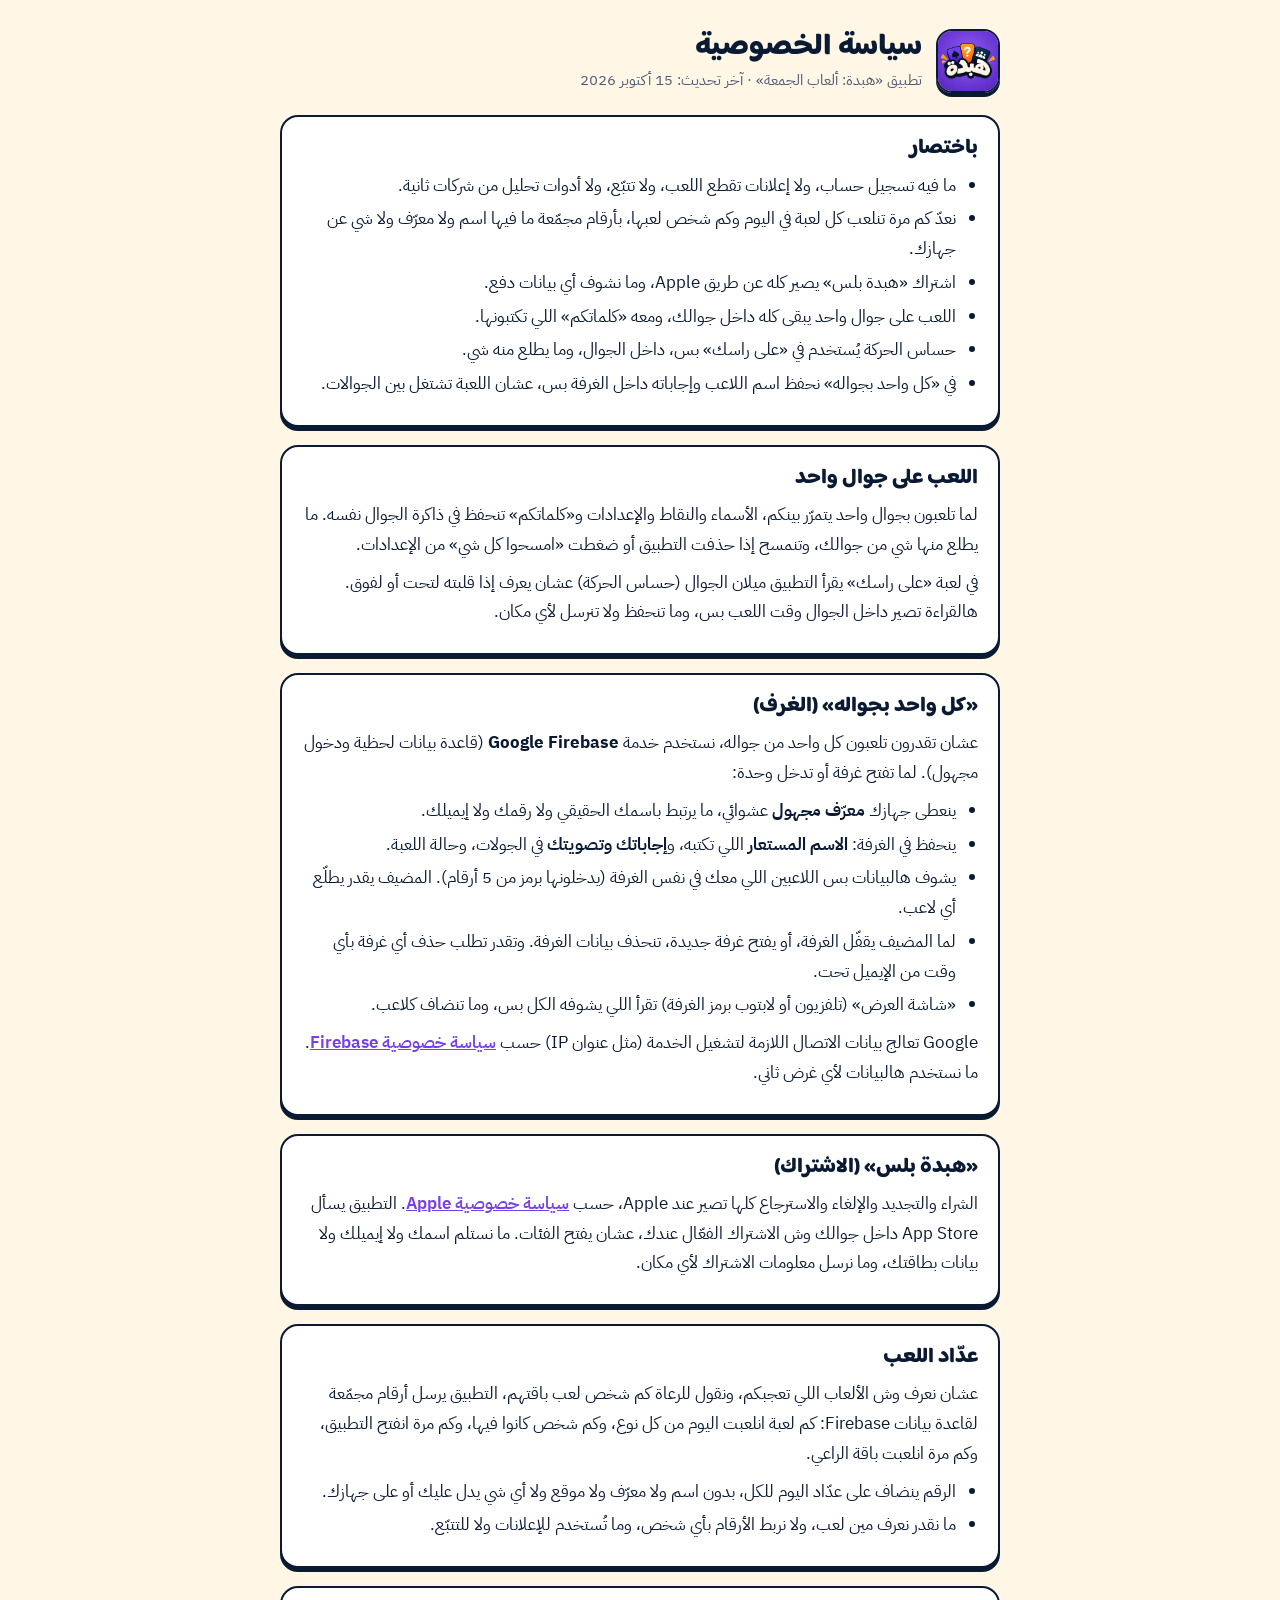
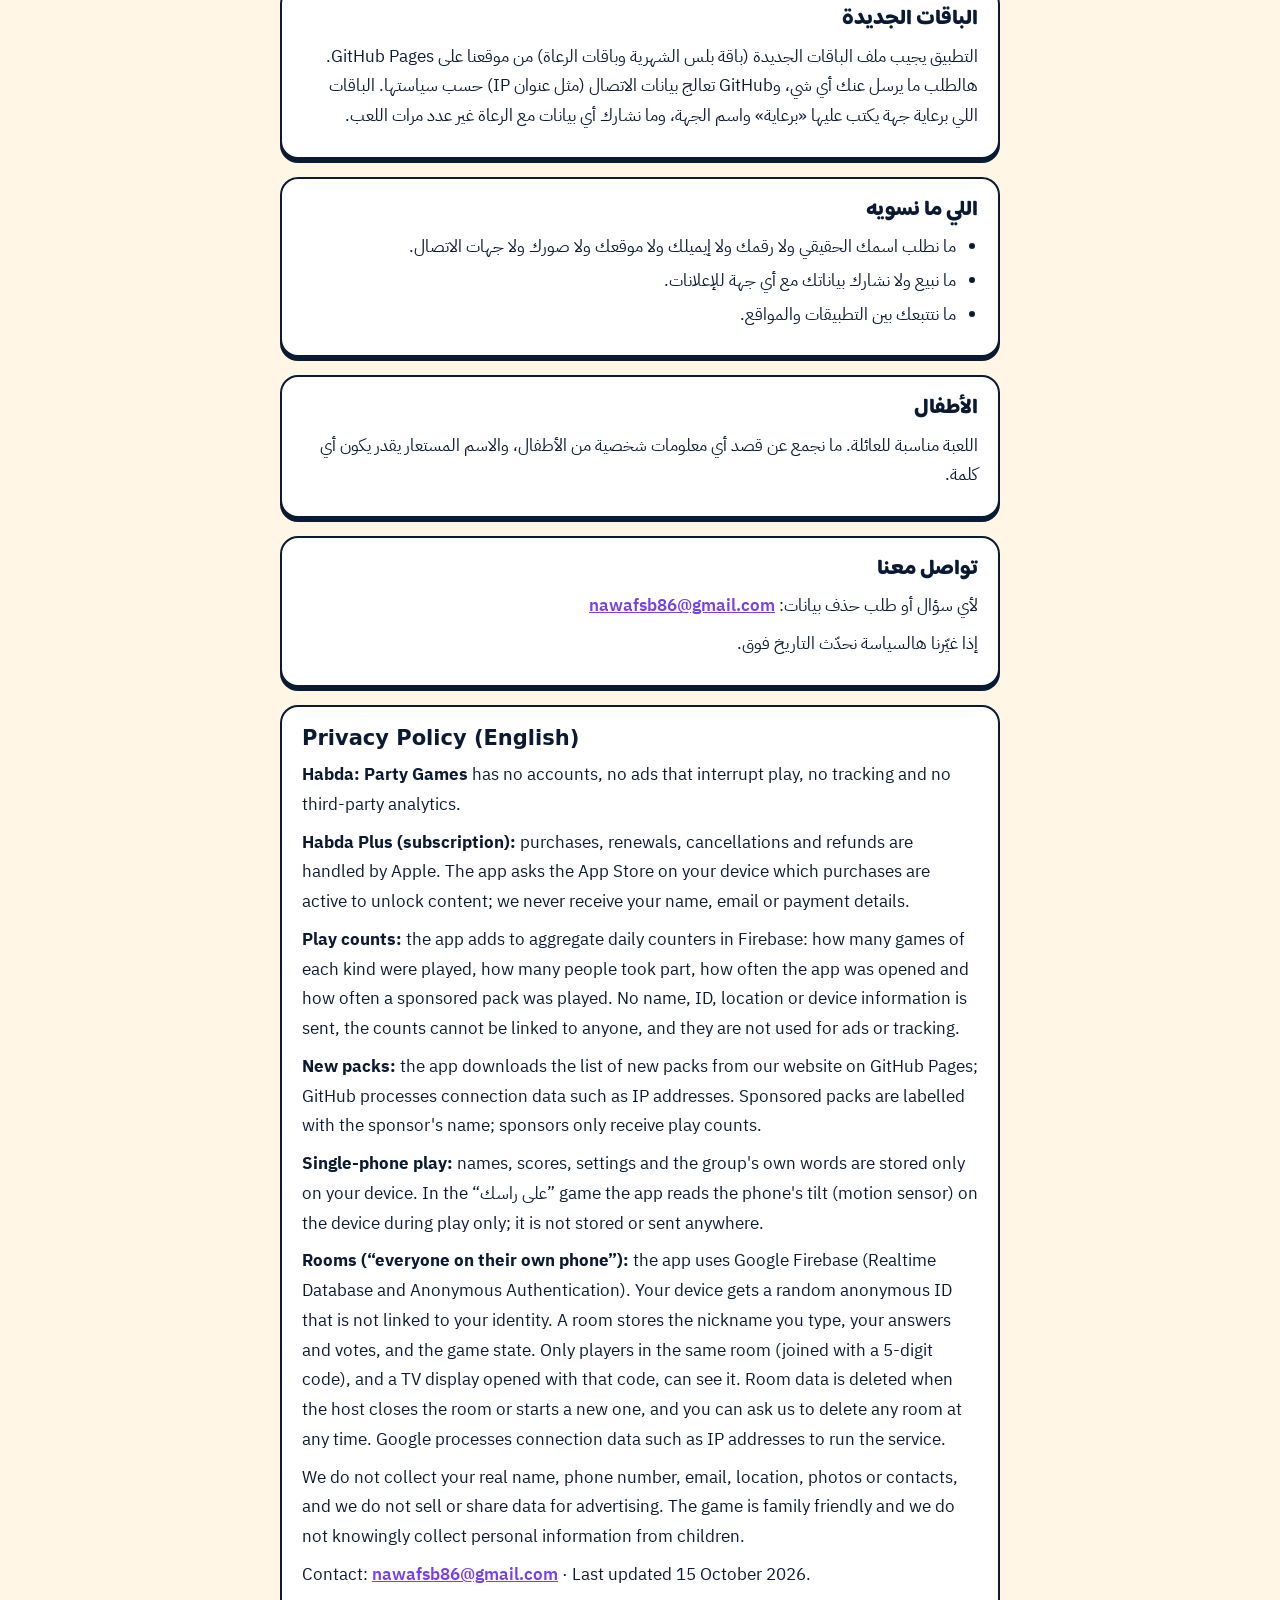
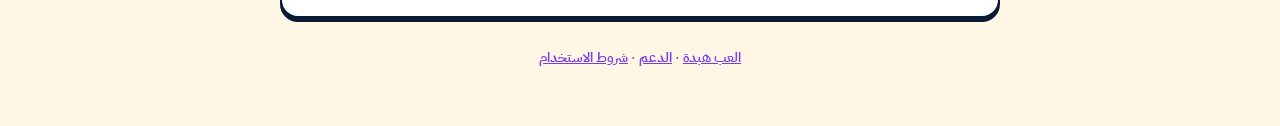
<file: privacy.html>
<!doctype html>
<html lang="ar" dir="rtl">
<head>
<meta charset="utf-8">
<meta name="viewport" content="width=device-width,initial-scale=1,viewport-fit=cover">
<title>سياسة الخصوصية · هبدة</title>
<meta name="description" content="سياسة الخصوصية لتطبيق هبدة: ألعاب الجمعة.">
<meta name="theme-color" content="#FFF6E6">
<link rel="icon" href="icon-192.png">
<link rel="stylesheet" href="fonts/fonts.css">
<style>
:root{--bg:#FFF6E6;--ink:#0B1A33;--ink-soft:#4E5A75;--orange:#FE9D1F;--purple:#763EEC;--surface:#fff;--line:2.5px solid var(--ink)}
*{box-sizing:border-box}
body{margin:0;background:var(--bg);color:var(--ink);font:17px/1.75 "IBM Plex Sans Arabic",system-ui,sans-serif;-webkit-font-smoothing:antialiased;padding:env(safe-area-inset-top) 16px env(safe-area-inset-bottom)}
main{max-width:720px;margin:0 auto;padding:28px 0 56px}
header{display:flex;align-items:center;gap:14px;margin-bottom:22px}
header img{width:64px;height:64px;border-radius:16px;border:var(--line);box-shadow:0 4px 0 var(--ink)}
h1,h2{font-family:"Baloo Bhaijaan 2","IBM Plex Sans Arabic",system-ui,sans-serif;line-height:1.3;margin:0}
h1{font-size:30px;font-weight:800}
.sub{color:var(--ink-soft);font-size:15px}
section{background:var(--surface);border:var(--line);border-radius:18px;box-shadow:0 4px 0 var(--ink);padding:18px 20px;margin:18px 0}
h2{font-size:21px;font-weight:800;margin-bottom:6px}
p{margin:8px 0}
ul{margin:8px 0;padding-inline-start:22px}
li{margin:4px 0}
a{color:var(--purple);font-weight:600}
.tag{display:inline-block;background:var(--orange);color:var(--ink);border:2px solid var(--ink);border-radius:999px;padding:0 10px;font-size:13px;font-weight:700}
.en{direction:ltr;text-align:left}
.en h2{font-family:system-ui,sans-serif}
footer{color:var(--ink-soft);font-size:14px;text-align:center;margin-top:28px}
</style>
<link rel="canonical" href="https://habda.pages.dev/privacy.html"></head>
<body>
<main>
  <header>
    <img src="icon-192.png" alt="">
    <div>
      <h1>سياسة الخصوصية</h1>
      <div class="sub">تطبيق «هبدة: ألعاب الجمعة» · آخر تحديث: 15 أكتوبر 2026</div>
    </div>
  </header>

  <section>
    <h2>باختصار</h2>
    <ul>
      <li>ما فيه تسجيل حساب، ولا إعلانات تقطع اللعب، ولا تتبّع، ولا أدوات تحليل من شركات ثانية.</li>
      <li>نعدّ كم مرة تنلعب كل لعبة في اليوم وكم شخص لعبها، بأرقام مجمّعة ما فيها اسم ولا معرّف ولا شي عن جهازك.</li>
      <li>اشتراك «هبدة بلس» يصير كله عن طريق Apple، وما نشوف أي بيانات دفع.</li>
      <li>اللعب على جوال واحد يبقى كله داخل جوالك، ومعه «كلماتكم» اللي تكتبونها.</li>
      <li>حساس الحركة يُستخدم في «على راسك» بس، داخل الجوال، وما يطلع منه شي.</li>
      <li>في «كل واحد بجواله» نحفظ اسم اللاعب وإجاباته داخل الغرفة بس، عشان اللعبة تشتغل بين الجوالات.</li>
    </ul>
  </section>

  <section>
    <h2>اللعب على جوال واحد</h2>
    <p>لما تلعبون بجوال واحد يتمرّر بينكم، الأسماء والنقاط والإعدادات و«كلماتكم» تنحفظ في ذاكرة الجوال نفسه. ما يطلع منها شي من جوالك، وتنمسح إذا حذفت التطبيق أو ضغطت «امسحوا كل شي» من الإعدادات.</p>
    <p>في لعبة «على راسك» يقرأ التطبيق ميلان الجوال (حساس الحركة) عشان يعرف إذا قلبته لتحت أو لفوق. هالقراءة تصير داخل الجوال وقت اللعب بس، وما تنحفظ ولا تنرسل لأي مكان.</p>
  </section>

  <section>
    <h2>«كل واحد بجواله» (الغرف)</h2>
    <p>عشان تقدرون تلعبون كل واحد من جواله، نستخدم خدمة <b>Google Firebase</b> (قاعدة بيانات لحظية ودخول مجهول). لما تفتح غرفة أو تدخل وحدة:</p>
    <ul>
      <li>ينعطى جهازك <b>معرّف مجهول</b> عشوائي، ما يرتبط باسمك الحقيقي ولا رقمك ولا إيميلك.</li>
      <li>ينحفظ في الغرفة: <b>الاسم المستعار</b> اللي تكتبه، و<b>إجاباتك وتصويتك</b> في الجولات، وحالة اللعبة.</li>
      <li>يشوف هالبيانات بس اللاعبين اللي معك في نفس الغرفة (يدخلونها برمز من 5 أرقام). المضيف يقدر يطلّع أي لاعب.</li>
      <li>لما المضيف يقفّل الغرفة، أو يفتح غرفة جديدة، تنحذف بيانات الغرفة. وتقدر تطلب حذف أي غرفة بأي وقت من الإيميل تحت.</li>
      <li>«شاشة العرض» (تلفزيون أو لابتوب برمز الغرفة) تقرأ اللي يشوفه الكل بس، وما تنضاف كلاعب.</li>
    </ul>
    <p>Google تعالج بيانات الاتصال اللازمة لتشغيل الخدمة (مثل عنوان IP) حسب <a href="https://firebase.google.com/support/privacy" rel="noopener">سياسة خصوصية Firebase</a>. ما نستخدم هالبيانات لأي غرض ثاني.</p>
  </section>

  <section>
    <h2>«هبدة بلس» (الاشتراك)</h2>
    <p>الشراء والتجديد والإلغاء والاسترجاع كلها تصير عند Apple، حسب <a href="https://www.apple.com/legal/privacy/" rel="noopener">سياسة خصوصية Apple</a>. التطبيق يسأل App Store داخل جوالك وش الاشتراك الفعّال عندك، عشان يفتح الفئات. ما نستلم اسمك ولا إيميلك ولا بيانات بطاقتك، وما نرسل معلومات الاشتراك لأي مكان.</p>
  </section>

  <section>
    <h2>عدّاد اللعب</h2>
    <p>عشان نعرف وش الألعاب اللي تعجبكم، ونقول للرعاة كم شخص لعب باقتهم، التطبيق يرسل أرقام مجمّعة لقاعدة بيانات Firebase: كم لعبة انلعبت اليوم من كل نوع، وكم شخص كانوا فيها، وكم مرة انفتح التطبيق، وكم مرة انلعبت باقة الراعي.</p>
    <ul>
      <li>الرقم ينضاف على عدّاد اليوم للكل، بدون اسم ولا معرّف ولا موقع ولا أي شي يدل عليك أو على جهازك.</li>
      <li>ما نقدر نعرف مين لعب، ولا نربط الأرقام بأي شخص، وما تُستخدم للإعلانات ولا للتتبّع.</li>
    </ul>
  </section>

  <section>
    <h2>الباقات الجديدة</h2>
    <p>التطبيق يجيب ملف الباقات الجديدة (باقة بلس الشهرية وباقات الرعاة) من موقعنا على GitHub Pages. هالطلب ما يرسل عنك أي شي، وGitHub تعالج بيانات الاتصال (مثل عنوان IP) حسب سياستها. الباقات اللي برعاية جهة يكتب عليها «برعاية» واسم الجهة، وما نشارك أي بيانات مع الرعاة غير عدد مرات اللعب.</p>
  </section>

  <section>
    <h2>اللي ما نسويه</h2>
    <ul>
      <li>ما نطلب اسمك الحقيقي ولا رقمك ولا إيميلك ولا موقعك ولا صورك ولا جهات الاتصال.</li>
      <li>ما نبيع ولا نشارك بياناتك مع أي جهة للإعلانات.</li>
      <li>ما نتتبعك بين التطبيقات والمواقع.</li>
    </ul>
  </section>

  <section>
    <h2>الأطفال</h2>
    <p>اللعبة مناسبة للعائلة. ما نجمع عن قصد أي معلومات شخصية من الأطفال، والاسم المستعار يقدر يكون أي كلمة.</p>
  </section>

  <section>
    <h2>تواصل معنا</h2>
    <p>لأي سؤال أو طلب حذف بيانات: <a href="mailto:nawafsb86@gmail.com">nawafsb86@gmail.com</a></p>
    <p>إذا غيّرنا هالسياسة نحدّث التاريخ فوق.</p>
  </section>

  <section class="en" lang="en">
    <h2>Privacy Policy (English)</h2>
    <p><b>Habda: Party Games</b> has no accounts, no ads that interrupt play, no tracking and no third-party analytics.</p>
    <p><b>Habda Plus (subscription):</b> purchases, renewals, cancellations and refunds are handled by Apple. The app asks the App Store on your device which purchases are active to unlock content; we never receive your name, email or payment details.</p>
    <p><b>Play counts:</b> the app adds to aggregate daily counters in Firebase: how many games of each kind were played, how many people took part, how often the app was opened and how often a sponsored pack was played. No name, ID, location or device information is sent, the counts cannot be linked to anyone, and they are not used for ads or tracking.</p>
    <p><b>New packs:</b> the app downloads the list of new packs from our website on GitHub Pages; GitHub processes connection data such as IP addresses. Sponsored packs are labelled with the sponsor's name; sponsors only receive play counts.</p>
    <p><b>Single-phone play:</b> names, scores, settings and the group's own words are stored only on your device. In the “على راسك” game the app reads the phone's tilt (motion sensor) on the device during play only; it is not stored or sent anywhere.</p>
    <p><b>Rooms (“everyone on their own phone”):</b> the app uses Google Firebase (Realtime Database and Anonymous Authentication). Your device gets a random anonymous ID that is not linked to your identity. A room stores the nickname you type, your answers and votes, and the game state. Only players in the same room (joined with a 5-digit code), and a TV display opened with that code, can see it. Room data is deleted when the host closes the room or starts a new one, and you can ask us to delete any room at any time. Google processes connection data such as IP addresses to run the service.</p>
    <p>We do not collect your real name, phone number, email, location, photos or contacts, and we do not sell or share data for advertising. The game is family friendly and we do not knowingly collect personal information from children.</p>
    <p>Contact: <a href="mailto:nawafsb86@gmail.com">nawafsb86@gmail.com</a> · Last updated 15 October 2026.</p>
  </section>

  <footer><a href="./">العب هبدة</a> · <a href="support.html">الدعم</a> · <a href="terms.html">شروط الاستخدام</a></footer>
</main>
</body>
</html>
</file>
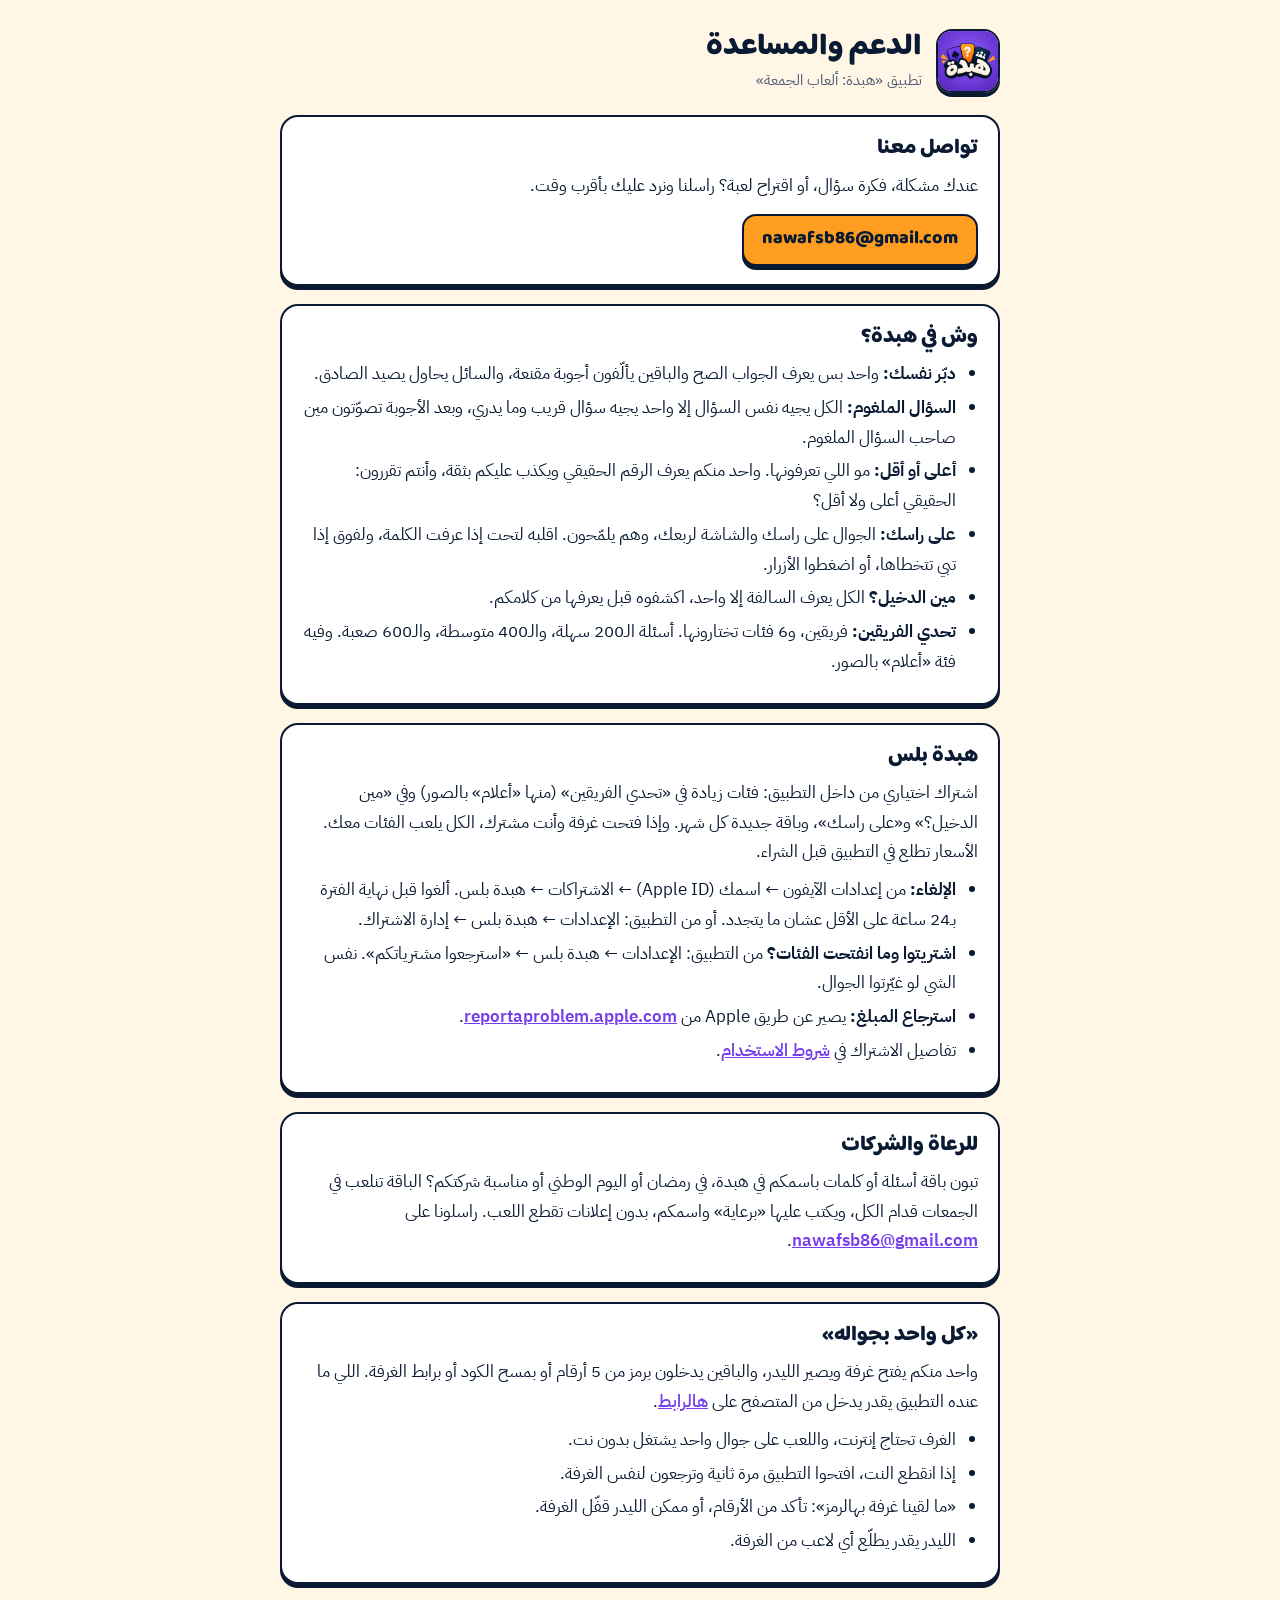
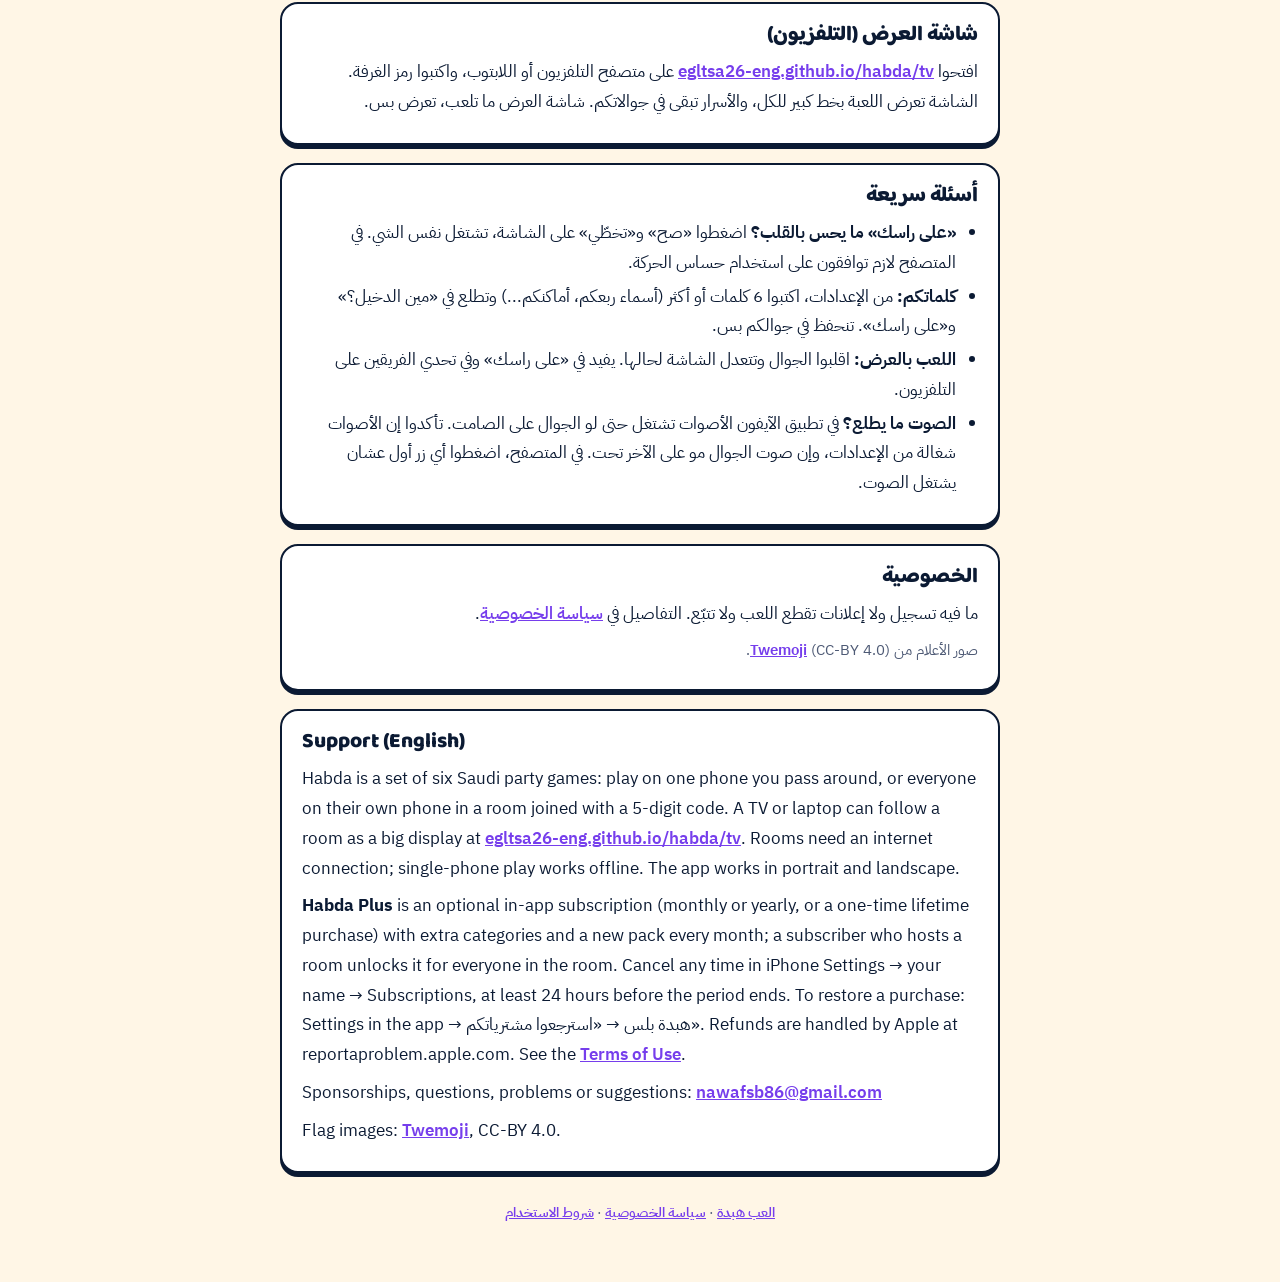
<file: support.html>
<!doctype html>
<html lang="ar" dir="rtl">
<head>
<meta charset="utf-8">
<meta name="viewport" content="width=device-width,initial-scale=1,viewport-fit=cover">
<title>الدعم · هبدة</title>
<meta name="description" content="مساعدة ودعم تطبيق هبدة: ألعاب الجمعة.">
<meta name="theme-color" content="#FFF6E6">
<link rel="icon" href="icon-192.png">
<link rel="stylesheet" href="fonts/fonts.css">
<style>
:root{--bg:#FFF6E6;--ink:#0B1A33;--ink-soft:#4E5A75;--orange:#FE9D1F;--purple:#763EEC;--surface:#fff;--line:2.5px solid var(--ink)}
*{box-sizing:border-box}
body{margin:0;background:var(--bg);color:var(--ink);font:17px/1.75 "IBM Plex Sans Arabic",system-ui,sans-serif;-webkit-font-smoothing:antialiased;padding:env(safe-area-inset-top) 16px env(safe-area-inset-bottom)}
main{max-width:720px;margin:0 auto;padding:28px 0 56px}
header{display:flex;align-items:center;gap:14px;margin-bottom:22px}
header img{width:64px;height:64px;border-radius:16px;border:var(--line);box-shadow:0 4px 0 var(--ink)}
h1,h2{font-family:"Baloo Bhaijaan 2","IBM Plex Sans Arabic",system-ui,sans-serif;line-height:1.3;margin:0}
h1{font-size:30px;font-weight:800}
.sub{color:var(--ink-soft);font-size:15px}
section{background:var(--surface);border:var(--line);border-radius:18px;box-shadow:0 4px 0 var(--ink);padding:18px 20px;margin:18px 0}
h2{font-size:21px;font-weight:800;margin-bottom:6px}
p{margin:8px 0}
ul{margin:8px 0;padding-inline-start:22px}
li{margin:4px 0}
a{color:var(--purple);font-weight:600}
.mail{display:inline-block;margin-top:6px;background:var(--orange);color:var(--ink);border:var(--line);border-radius:14px;box-shadow:0 4px 0 var(--ink);padding:8px 18px;font-family:"Baloo Bhaijaan 2","IBM Plex Sans Arabic",system-ui,sans-serif;font-weight:800;font-size:18px;text-decoration:none}
.en{direction:ltr;text-align:left}
footer{color:var(--ink-soft);font-size:14px;text-align:center;margin-top:28px}
</style>
<link rel="canonical" href="https://habda.pages.dev/support.html"></head>
<body>
<main>
  <header>
    <img src="icon-192.png" alt="">
    <div>
      <h1>الدعم والمساعدة</h1>
      <div class="sub">تطبيق «هبدة: ألعاب الجمعة»</div>
    </div>
  </header>

  <section>
    <h2>تواصل معنا</h2>
    <p>عندك مشكلة، فكرة سؤال، أو اقتراح لعبة؟ راسلنا ونرد عليك بأقرب وقت.</p>
    <a class="mail" href="mailto:nawafsb86@gmail.com?subject=%D9%87%D8%A8%D8%AF%D8%A9">nawafsb86@gmail.com</a>
  </section>

  <section>
    <h2>وش في هبدة؟</h2>
    <ul>
      <li><b>دبّر نفسك:</b> واحد بس يعرف الجواب الصح والباقين يألّفون أجوبة مقنعة، والسائل يحاول يصيد الصادق.</li>
      <li><b>السؤال الملغوم:</b> الكل يجيه نفس السؤال إلا واحد يجيه سؤال قريب وما يدري، وبعد الأجوبة تصوّتون مين صاحب السؤال الملغوم.</li>
      <li><b>أعلى أو أقل:</b> مو اللي تعرفونها. واحد منكم يعرف الرقم الحقيقي ويكذب عليكم بثقة، وأنتم تقررون: الحقيقي أعلى ولا أقل؟</li>
      <li><b>على راسك:</b> الجوال على راسك والشاشة لربعك، وهم يلمّحون. اقلبه لتحت إذا عرفت الكلمة، ولفوق إذا تبي تتخطاها، أو اضغطوا الأزرار.</li>
      <li><b>مين الدخيل؟</b> الكل يعرف السالفة إلا واحد، اكشفوه قبل يعرفها من كلامكم.</li>
      <li><b>تحدي الفريقين:</b> فريقين، و6 فئات تختارونها. أسئلة الـ200 سهلة، والـ400 متوسطة، والـ600 صعبة. وفيه فئة «أعلام» بالصور.</li>
    </ul>
  </section>

  <section>
    <h2>هبدة بلس</h2>
    <p>اشتراك اختياري من داخل التطبيق: فئات زيادة في «تحدي الفريقين» (منها «أعلام» بالصور) وفي «مين الدخيل؟» و«على راسك»، وباقة جديدة كل شهر. وإذا فتحت غرفة وأنت مشترك، الكل يلعب الفئات معك. الأسعار تطلع في التطبيق قبل الشراء.</p>
    <ul>
      <li><b>الإلغاء:</b> من إعدادات الآيفون ← اسمك (Apple ID) ← الاشتراكات ← هبدة بلس. ألغوا قبل نهاية الفترة بـ24 ساعة على الأقل عشان ما يتجدد. أو من التطبيق: الإعدادات ← هبدة بلس ← إدارة الاشتراك.</li>
      <li><b>اشتريتوا وما انفتحت الفئات؟</b> من التطبيق: الإعدادات ← هبدة بلس ← «استرجعوا مشترياتكم». نفس الشي لو غيّرتوا الجوال.</li>
      <li><b>استرجاع المبلغ:</b> يصير عن طريق Apple من <a href="https://reportaproblem.apple.com" rel="noopener">reportaproblem.apple.com</a>.</li>
      <li>تفاصيل الاشتراك في <a href="terms.html">شروط الاستخدام</a>.</li>
    </ul>
  </section>

  <section>
    <h2>للرعاة والشركات</h2>
    <p>تبون باقة أسئلة أو كلمات باسمكم في هبدة، في رمضان أو اليوم الوطني أو مناسبة شركتكم؟ الباقة تنلعب في الجمعات قدام الكل، ويكتب عليها «برعاية» واسمكم، بدون إعلانات تقطع اللعب. راسلونا على <a href="mailto:nawafsb86@gmail.com?subject=%D8%B1%D8%B9%D8%A7%D9%8A%D8%A9%20%D9%87%D8%A8%D8%AF%D8%A9">nawafsb86@gmail.com</a>.</p>
  </section>

  <section>
    <h2>«كل واحد بجواله»</h2>
    <p>واحد منكم يفتح غرفة ويصير الليدر، والباقين يدخلون برمز من 5 أرقام أو بمسح الكود أو برابط الغرفة. اللي ما عنده التطبيق يقدر يدخل من المتصفح على <a href="./">هالرابط</a>.</p>
    <ul>
      <li>الغرف تحتاج إنترنت، واللعب على جوال واحد يشتغل بدون نت.</li>
      <li>إذا انقطع النت، افتحوا التطبيق مرة ثانية وترجعون لنفس الغرفة.</li>
      <li>«ما لقينا غرفة بهالرمز»: تأكد من الأرقام، أو ممكن الليدر قفّل الغرفة.</li>
      <li>الليدر يقدر يطلّع أي لاعب من الغرفة.</li>
    </ul>
  </section>

  <section>
    <h2>شاشة العرض (التلفزيون)</h2>
    <p>افتحوا <a href="tv/">egltsa26-eng.github.io/habda/tv</a> على متصفح التلفزيون أو اللابتوب، واكتبوا رمز الغرفة. الشاشة تعرض اللعبة بخط كبير للكل، والأسرار تبقى في جوالاتكم. شاشة العرض ما تلعب، تعرض بس.</p>
  </section>

  <section>
    <h2>أسئلة سريعة</h2>
    <ul>
      <li><b>«على راسك» ما يحس بالقلب؟</b> اضغطوا «صح» و«تخطّي» على الشاشة، تشتغل نفس الشي. في المتصفح لازم توافقون على استخدام حساس الحركة.</li>
      <li><b>كلماتكم:</b> من الإعدادات، اكتبوا 6 كلمات أو أكثر (أسماء ربعكم، أماكنكم...) وتطلع في «مين الدخيل؟» و«على راسك». تنحفظ في جوالكم بس.</li>
      <li><b>اللعب بالعرض:</b> اقلبوا الجوال وتتعدل الشاشة لحالها. يفيد في «على راسك» وفي تحدي الفريقين على التلفزيون.</li>
      <li><b>الصوت ما يطلع؟</b> في تطبيق الآيفون الأصوات تشتغل حتى لو الجوال على الصامت. تأكدوا إن الأصوات شغالة من الإعدادات، وإن صوت الجوال مو على الآخر تحت. في المتصفح، اضغطوا أي زر أول عشان يشتغل الصوت.</li>
    </ul>
  </section>

  <section>
    <h2>الخصوصية</h2>
    <p>ما فيه تسجيل ولا إعلانات تقطع اللعب ولا تتبّع. التفاصيل في <a href="privacy.html">سياسة الخصوصية</a>.</p>
    <p class="sub">صور الأعلام من <a href="https://github.com/jdecked/twemoji" rel="noopener">Twemoji</a> (CC-BY 4.0).</p>
  </section>

  <section class="en" lang="en">
    <h2>Support (English)</h2>
    <p>Habda is a set of six Saudi party games: play on one phone you pass around, or everyone on their own phone in a room joined with a 5-digit code. A TV or laptop can follow a room as a big display at <a href="tv/">egltsa26-eng.github.io/habda/tv</a>. Rooms need an internet connection; single-phone play works offline. The app works in portrait and landscape.</p>
    <p><b>Habda Plus</b> is an optional in-app subscription (monthly or yearly, or a one-time lifetime purchase) with extra categories and a new pack every month; a subscriber who hosts a room unlocks it for everyone in the room. Cancel any time in iPhone Settings → your name → Subscriptions, at least 24 hours before the period ends. To restore a purchase: Settings in the app → هبدة بلس → «استرجعوا مشترياتكم». Refunds are handled by Apple at reportaproblem.apple.com. See the <a href="terms.html">Terms of Use</a>.</p>
    <p>Sponsorships, questions, problems or suggestions: <a href="mailto:nawafsb86@gmail.com">nawafsb86@gmail.com</a></p>
    <p>Flag images: <a href="https://github.com/jdecked/twemoji" rel="noopener">Twemoji</a>, CC-BY 4.0.</p>
  </section>

  <footer><a href="./">العب هبدة</a> · <a href="privacy.html">سياسة الخصوصية</a> · <a href="terms.html">شروط الاستخدام</a></footer>
</main>
</body>
</html>
</file>
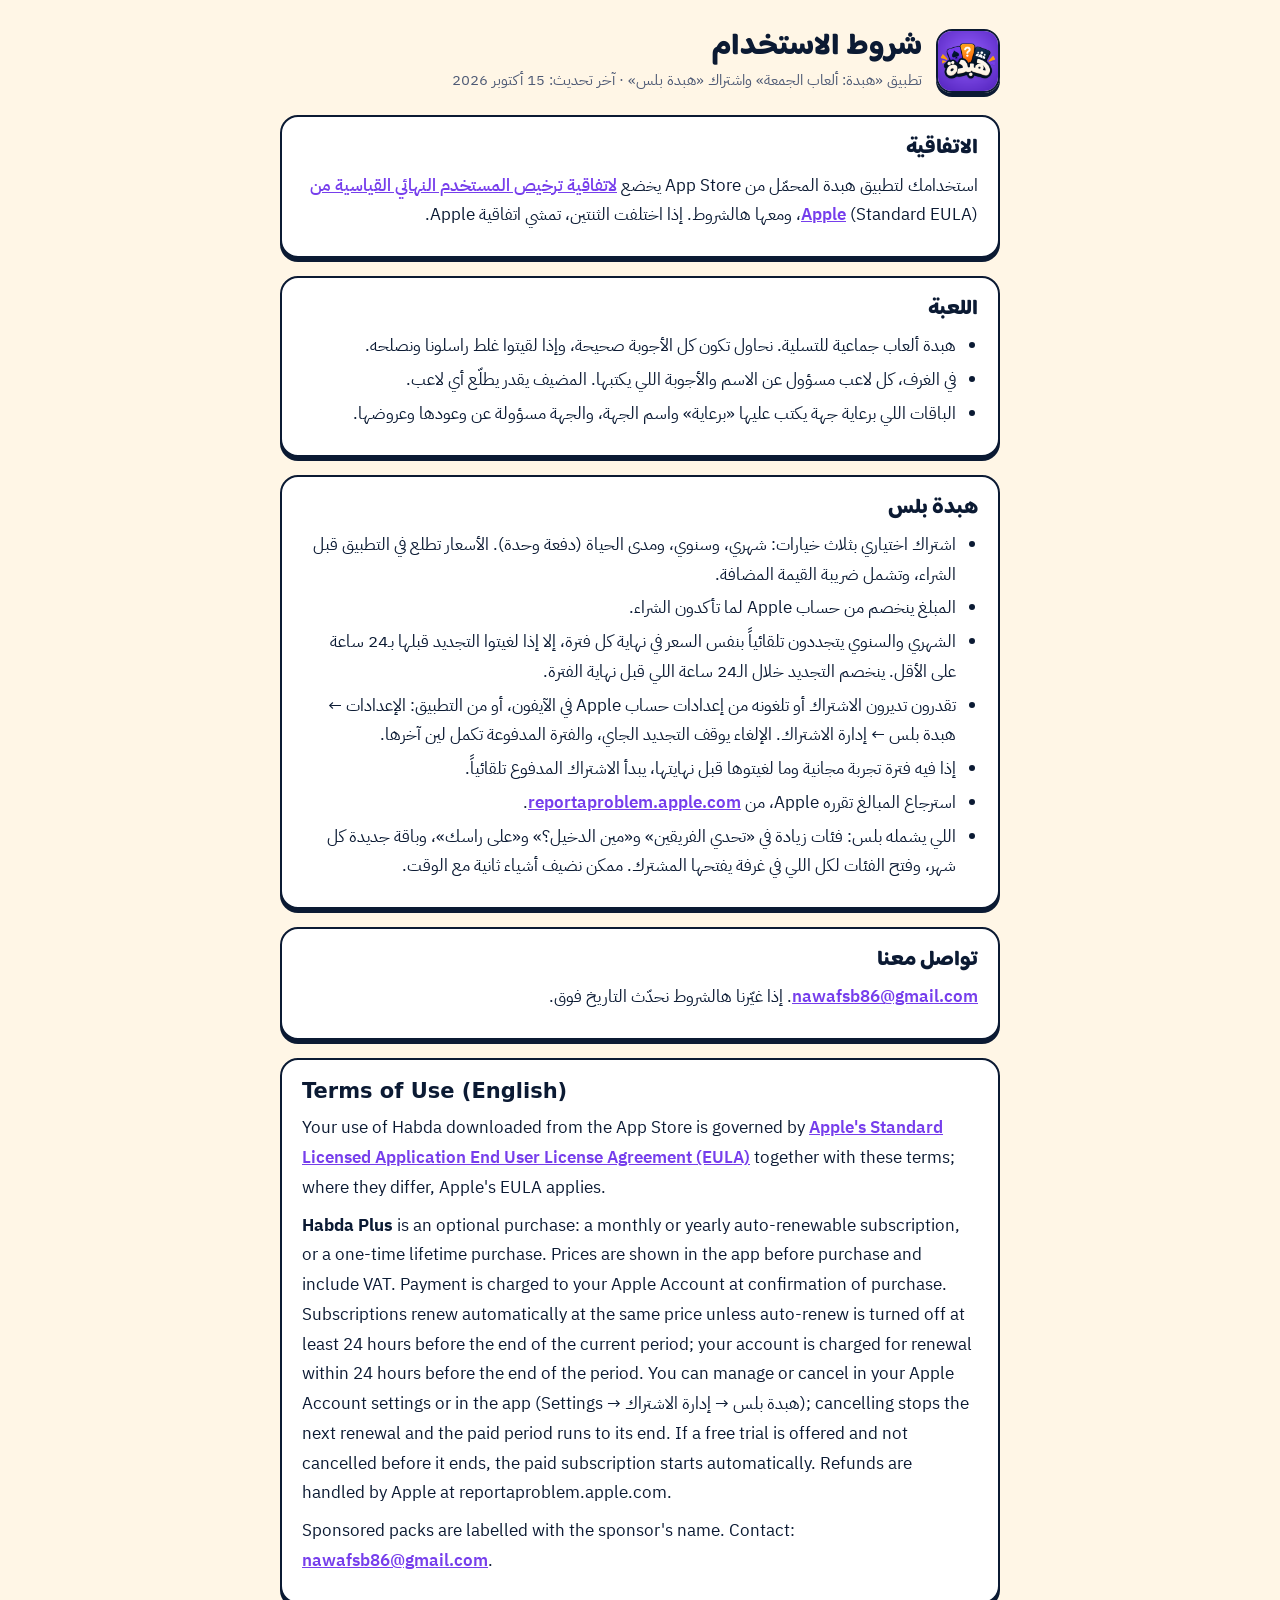
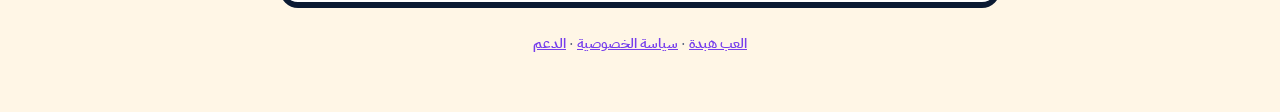
<file: terms.html>
<!doctype html>
<html lang="ar" dir="rtl">
<head>
<meta charset="utf-8">
<meta name="viewport" content="width=device-width,initial-scale=1,viewport-fit=cover">
<title>شروط الاستخدام · هبدة</title>
<meta name="description" content="شروط استخدام تطبيق هبدة: ألعاب الجمعة، واشتراك هبدة بلس.">
<meta name="theme-color" content="#FFF6E6">
<link rel="icon" href="icon-192.png">
<link rel="stylesheet" href="fonts/fonts.css">
<style>
:root{--bg:#FFF6E6;--ink:#0B1A33;--ink-soft:#4E5A75;--orange:#FE9D1F;--purple:#763EEC;--surface:#fff;--line:2.5px solid var(--ink)}
*{box-sizing:border-box}
body{margin:0;background:var(--bg);color:var(--ink);font:17px/1.75 "IBM Plex Sans Arabic",system-ui,sans-serif;-webkit-font-smoothing:antialiased;padding:env(safe-area-inset-top) 16px env(safe-area-inset-bottom)}
main{max-width:720px;margin:0 auto;padding:28px 0 56px}
header{display:flex;align-items:center;gap:14px;margin-bottom:22px}
header img{width:64px;height:64px;border-radius:16px;border:var(--line);box-shadow:0 4px 0 var(--ink)}
h1,h2{font-family:"Baloo Bhaijaan 2","IBM Plex Sans Arabic",system-ui,sans-serif;line-height:1.3;margin:0}
h1{font-size:30px;font-weight:800}
.sub{color:var(--ink-soft);font-size:15px}
section{background:var(--surface);border:var(--line);border-radius:18px;box-shadow:0 4px 0 var(--ink);padding:18px 20px;margin:18px 0}
h2{font-size:21px;font-weight:800;margin-bottom:6px}
p{margin:8px 0}
ul{margin:8px 0;padding-inline-start:22px}
li{margin:4px 0}
a{color:var(--purple);font-weight:600}
.tag{display:inline-block;background:var(--orange);color:var(--ink);border:2px solid var(--ink);border-radius:999px;padding:0 10px;font-size:13px;font-weight:700}
.en{direction:ltr;text-align:left}
.en h2{font-family:system-ui,sans-serif}
footer{color:var(--ink-soft);font-size:14px;text-align:center;margin-top:28px}
</style>
<link rel="canonical" href="https://habda.pages.dev/terms.html"></head>
<body>
<main>
  <header>
    <img src="icon-192.png" alt="">
    <div>
      <h1>شروط الاستخدام</h1>
      <div class="sub">تطبيق «هبدة: ألعاب الجمعة» واشتراك «هبدة بلس» · آخر تحديث: 15 أكتوبر 2026</div>
    </div>
  </header>

  <section>
    <h2>الاتفاقية</h2>
    <p>استخدامك لتطبيق هبدة المحمّل من App Store يخضع <a href="https://www.apple.com/legal/internet-services/itunes/dev/stdeula/" rel="noopener">لاتفاقية ترخيص المستخدم النهائي القياسية من Apple</a> (Standard EULA)، ومعها هالشروط. إذا اختلفت الثنتين، تمشي اتفاقية Apple.</p>
  </section>

  <section>
    <h2>اللعبة</h2>
    <ul>
      <li>هبدة ألعاب جماعية للتسلية. نحاول تكون كل الأجوبة صحيحة، وإذا لقيتوا غلط راسلونا ونصلحه.</li>
      <li>في الغرف، كل لاعب مسؤول عن الاسم والأجوبة اللي يكتبها. المضيف يقدر يطلّع أي لاعب.</li>
      <li>الباقات اللي برعاية جهة يكتب عليها «برعاية» واسم الجهة، والجهة مسؤولة عن وعودها وعروضها.</li>
    </ul>
  </section>

  <section>
    <h2>هبدة بلس</h2>
    <ul>
      <li>اشتراك اختياري بثلاث خيارات: شهري، وسنوي، ومدى الحياة (دفعة وحدة). الأسعار تطلع في التطبيق قبل الشراء، وتشمل ضريبة القيمة المضافة.</li>
      <li>المبلغ ينخصم من حساب Apple لما تأكدون الشراء.</li>
      <li>الشهري والسنوي يتجددون تلقائياً بنفس السعر في نهاية كل فترة، إلا إذا لغيتوا التجديد قبلها بـ24 ساعة على الأقل. ينخصم التجديد خلال الـ24 ساعة اللي قبل نهاية الفترة.</li>
      <li>تقدرون تديرون الاشتراك أو تلغونه من إعدادات حساب Apple في الآيفون، أو من التطبيق: الإعدادات ← هبدة بلس ← إدارة الاشتراك. الإلغاء يوقف التجديد الجاي، والفترة المدفوعة تكمل لين آخرها.</li>
      <li>إذا فيه فترة تجربة مجانية وما لغيتوها قبل نهايتها، يبدأ الاشتراك المدفوع تلقائياً.</li>
      <li>استرجاع المبالغ تقرره Apple، من <a href="https://reportaproblem.apple.com" rel="noopener">reportaproblem.apple.com</a>.</li>
      <li>اللي يشمله بلس: فئات زيادة في «تحدي الفريقين» و«مين الدخيل؟» و«على راسك»، وباقة جديدة كل شهر، وفتح الفئات لكل اللي في غرفة يفتحها المشترك. ممكن نضيف أشياء ثانية مع الوقت.</li>
    </ul>
  </section>

  <section>
    <h2>تواصل معنا</h2>
    <p><a href="mailto:nawafsb86@gmail.com">nawafsb86@gmail.com</a>. إذا غيّرنا هالشروط نحدّث التاريخ فوق.</p>
  </section>

  <section class="en" lang="en">
    <h2>Terms of Use (English)</h2>
    <p>Your use of Habda downloaded from the App Store is governed by <a href="https://www.apple.com/legal/internet-services/itunes/dev/stdeula/" rel="noopener">Apple's Standard Licensed Application End User License Agreement (EULA)</a> together with these terms; where they differ, Apple's EULA applies.</p>
    <p><b>Habda Plus</b> is an optional purchase: a monthly or yearly auto-renewable subscription, or a one-time lifetime purchase. Prices are shown in the app before purchase and include VAT. Payment is charged to your Apple Account at confirmation of purchase. Subscriptions renew automatically at the same price unless auto-renew is turned off at least 24 hours before the end of the current period; your account is charged for renewal within 24 hours before the end of the period. You can manage or cancel in your Apple Account settings or in the app (Settings → هبدة بلس → إدارة الاشتراك); cancelling stops the next renewal and the paid period runs to its end. If a free trial is offered and not cancelled before it ends, the paid subscription starts automatically. Refunds are handled by Apple at reportaproblem.apple.com.</p>
    <p>Sponsored packs are labelled with the sponsor's name. Contact: <a href="mailto:nawafsb86@gmail.com">nawafsb86@gmail.com</a>.</p>
  </section>

  <footer><a href="./">العب هبدة</a> · <a href="privacy.html">سياسة الخصوصية</a> · <a href="support.html">الدعم</a></footer>
</main>
</body>
</html>
</file>
<file: fonts/fonts.css>
@font-face{font-family:"Baloo Bhaijaan 2";src:url(baloo-bhaijaan-2.woff2) format("woff2");font-weight:400 800;font-display:swap}
@font-face{font-family:"IBM Plex Sans Arabic";src:url(ibm-plex-sans-arabic-regular.woff2) format("woff2");font-weight:400;font-display:swap}
@font-face{font-family:"IBM Plex Sans Arabic";src:url(ibm-plex-sans-arabic-medium.woff2) format("woff2");font-weight:500;font-display:swap}
@font-face{font-family:"IBM Plex Sans Arabic";src:url(ibm-plex-sans-arabic-semibold.woff2) format("woff2");font-weight:600;font-display:swap}
@font-face{font-family:"IBM Plex Sans Arabic";src:url(ibm-plex-sans-arabic-bold.woff2) format("woff2");font-weight:700;font-display:swap}
</file>
